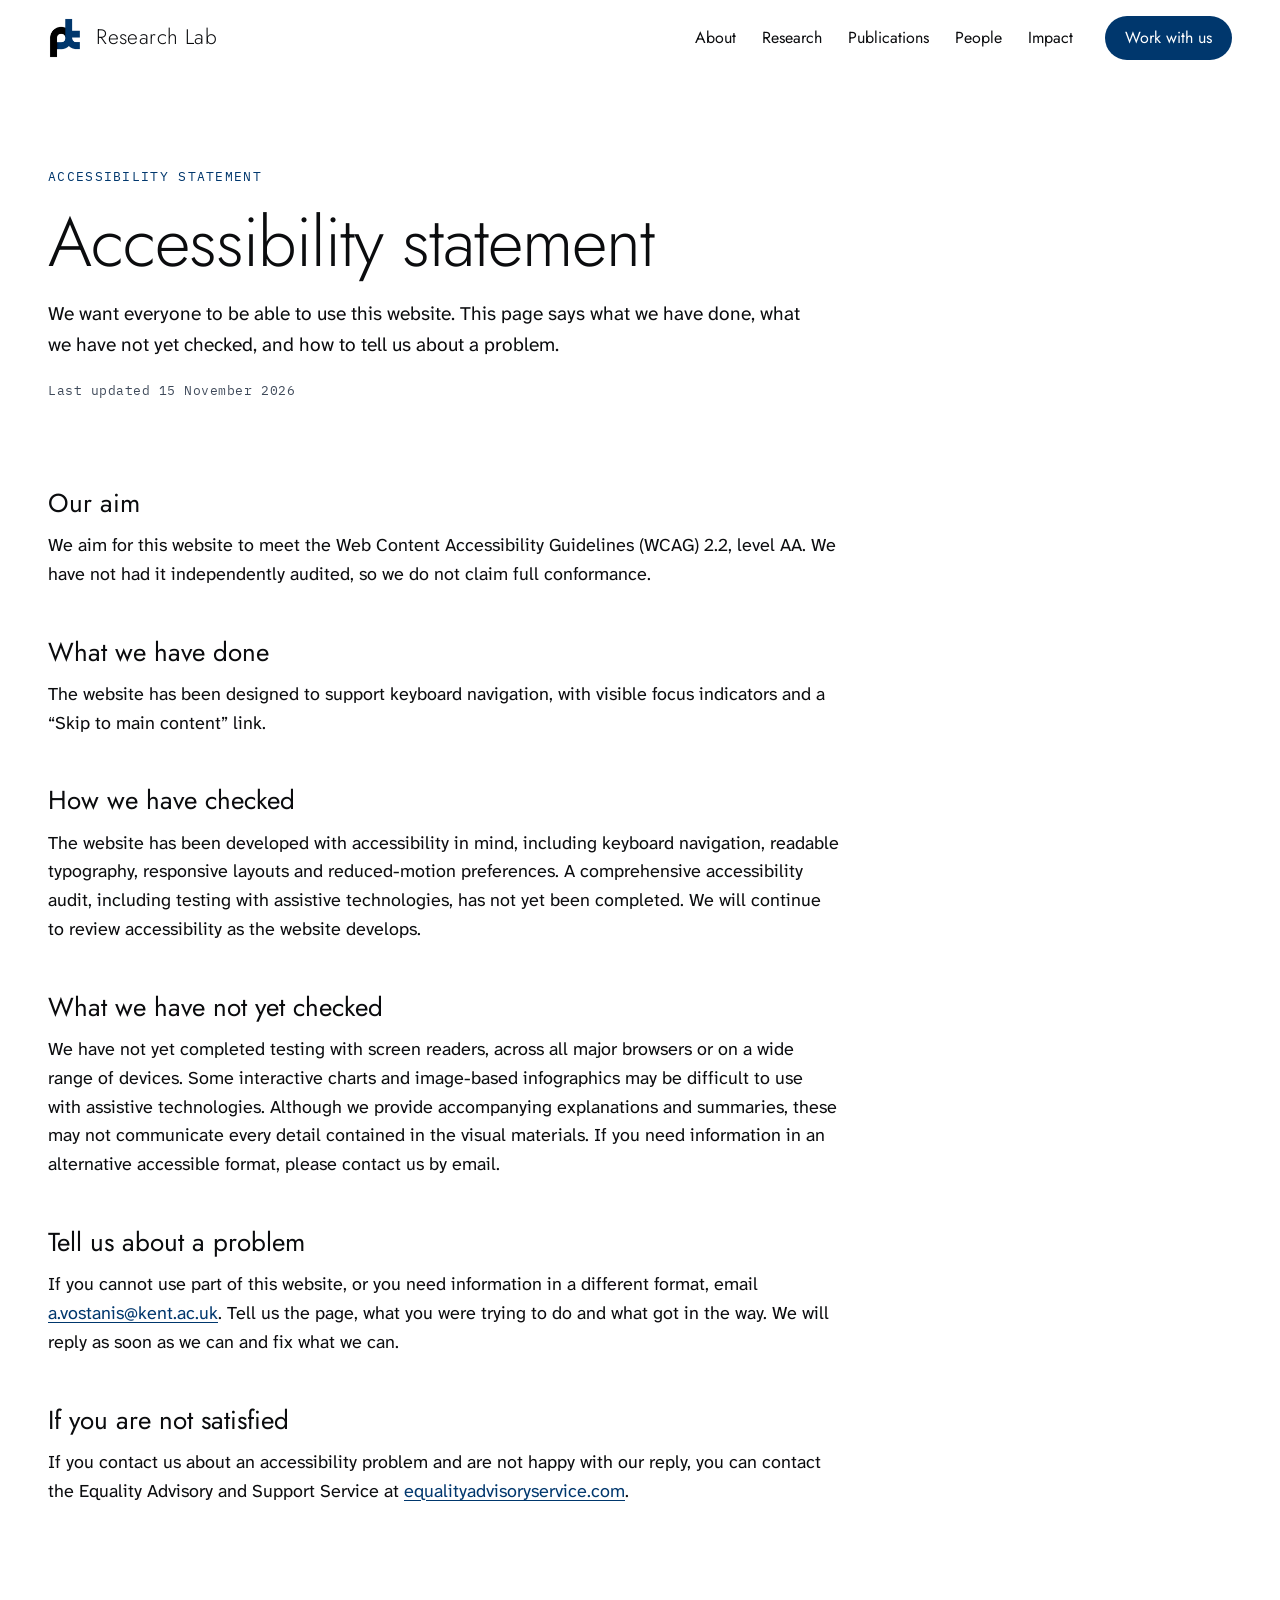
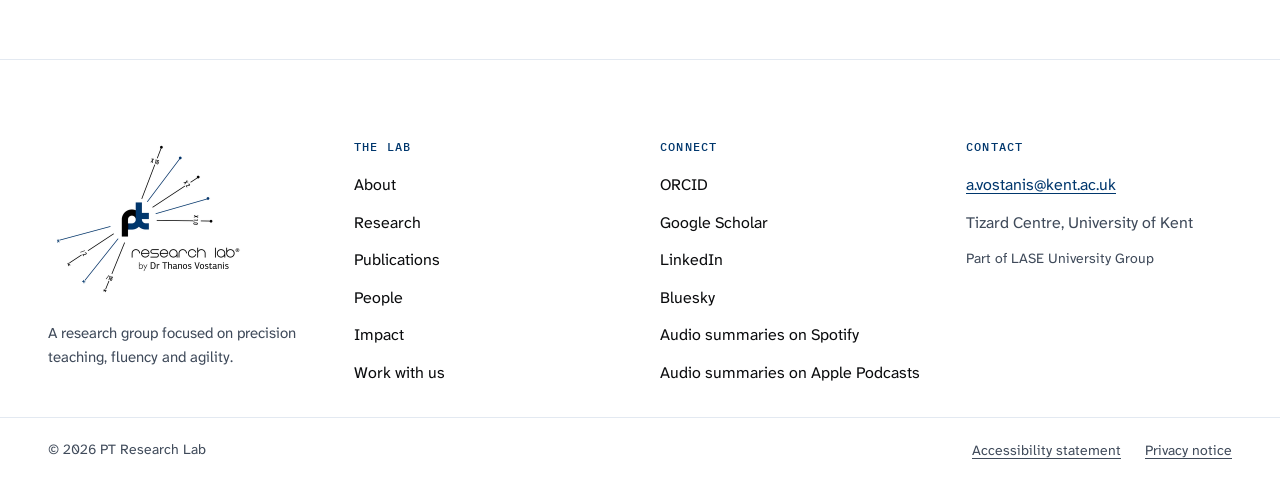
<file: accessibility.html>
<!DOCTYPE html>
<html lang="en-GB">
<head>
<meta charset="utf-8">
<meta name="viewport" content="width=device-width, initial-scale=1">
<title>Accessibility statement · PT Research Lab</title>
<meta name="description" content="How accessible the PT Research Lab website is, what we have checked and how to report a problem.">
<link rel="canonical" href="https://precisionteaching.org.uk/accessibility.html">
<meta property="og:title" content="Accessibility statement · PT Research Lab">
<meta property="og:description" content="How accessible the PT Research Lab website is, what we have checked and how to report a problem.">
<meta property="og:type" content="website">
<link rel="icon" type="image/png" href="assets/favicon.png">
<link rel="stylesheet" href="fonts/fonts.css">
<script>window.__resources = {"https://unpkg.com/react@18.3.1/umd/react.production.min.js":"vendor/react.production.min.js","https://unpkg.com/react-dom@18.3.1/umd/react-dom.production.min.js":"vendor/react-dom.production.min.js"};</script>
<script src="./support.js"></script>
</head>
<body>
<noscript><div style="max-width:40em;margin:48px auto;padding:0 20px;font-family:system-ui,sans-serif;font-size:18px;line-height:1.6"><h1 style="font-size:28px;line-height:1.2;margin:0 0 16px">Accessibility statement · PT Research Lab</h1><p>How accessible the PT Research Lab website is, what we have checked and how to report a problem.</p><p>This website uses JavaScript to show its full pages. Please turn JavaScript on in your browser, or email <a href="mailto:a.vostanis@kent.ac.uk">a.vostanis@kent.ac.uk</a>.</p><p><a href="index.html">Home</a> | <a href="research.html">Research</a> | <a href="publications.html">Publications</a> | <a href="impact.html">Impact</a> | <a href="people.html">People</a> | <a href="work-with-us.html">Work with us</a> | <a href="privacy.html">Privacy</a> | <a href="accessibility.html">Accessibility</a></p></div></noscript>
<x-dc>
<helmet>
<style>
html{scroll-behavior:smooth;scroll-padding-top:92px}
body{margin:0;background:#FFFFFF;color:#0B0C0E;font-family:'Atkinson Hyperlegible Next','Atkinson Hyperlegible',system-ui,sans-serif;font-size:18px;line-height:1.6;-webkit-font-smoothing:antialiased}
a{color:#00376D;text-underline-offset:3px}
a:hover{color:#00264D}
:focus-visible{outline:3px solid #00376D;outline-offset:3px;border-radius:2px}
::selection{background:#E3E9F1}
@media (prefers-reduced-motion: reduce){html{scroll-behavior:auto}*,*::before,*::after{transition-duration:0.01ms!important;animation-duration:0.01ms!important}}
</style>
</helmet>
<dc-import name="SiteHeader" active="" hint-size="100%,76px"></dc-import>
<main id="main" style="max-width:1280px;margin:0 auto;padding:0 clamp(20px,4vw,48px)">
  <header style="padding:clamp(48px,7vw,96px) 0 clamp(24px,3vw,40px);display:flex;flex-direction:column;gap:20px">
    <p style="margin:0;font-family:'IBM Plex Mono',monospace;font-size:13px;letter-spacing:0.1em;text-transform:uppercase;color:#00376D">Accessibility statement</p>
    <h1 style="margin:0;font-family:'Jost',sans-serif;font-weight:300;font-size:clamp(40px,5.4vw,72px);line-height:1.04;letter-spacing:-0.015em">Accessibility statement</h1>
    <p style="margin:0;max-width:40em;font-size:clamp(18px,1.5vw,20px);text-wrap:pretty">We want everyone to be able to use this website. This page says what we have done, what we have not yet checked, and how to tell us about a problem.</p>
    <p style="margin:0;font-family:'IBM Plex Mono',monospace;font-size:13px;letter-spacing:0.04em;color:#3F4A5A">Last updated 15 November 2026</p>
</header>
  <div style="max-width:44em;padding-bottom:clamp(32px,4vw,56px)">
    <h2 style="margin:48px 0 0;font-family:'Jost',sans-serif;font-weight:400;font-size:26px;line-height:1.2">Our aim</h2>
    <p style="margin:12px 0 0;text-wrap:pretty">We aim for this website to meet the Web Content Accessibility Guidelines (WCAG) 2.2, level AA. We have not had it independently audited, so we do not claim full conformance.</p>
    <h2 style="margin:48px 0 0;font-family:'Jost',sans-serif;font-weight:400;font-size:26px;line-height:1.2">What we have done</h2>
    <p style="margin:12px 0 0;text-wrap:pretty">The website has been designed to support keyboard navigation, with visible focus indicators and a “Skip to main content” link.</p>
    <h2 style="margin:48px 0 0;font-family:'Jost',sans-serif;font-weight:400;font-size:26px;line-height:1.2">How we have checked</h2>
    <p style="margin:12px 0 0;text-wrap:pretty">The website has been developed with accessibility in mind, including keyboard navigation, readable typography, responsive layouts and reduced-motion preferences. A comprehensive accessibility audit, including testing with assistive technologies, has not yet been completed. We will continue to review accessibility as the website develops.</p>
    <h2 style="margin:48px 0 0;font-family:'Jost',sans-serif;font-weight:400;font-size:26px;line-height:1.2">What we have not yet checked</h2>
    <p style="margin:12px 0 0;text-wrap:pretty">We have not yet completed testing with screen readers, across all major browsers or on a wide range of devices. Some interactive charts and image-based infographics may be difficult to use with assistive technologies. Although we provide accompanying explanations and summaries, these may not communicate every detail contained in the visual materials. If you need information in an alternative accessible format, please contact us by email.</p>
    <h2 style="margin:48px 0 0;font-family:'Jost',sans-serif;font-weight:400;font-size:26px;line-height:1.2">Tell us about a problem</h2>
    <p style="margin:12px 0 0;text-wrap:pretty">If you cannot use part of this website, or you need information in a different format, email <a href="mailto:a.vostanis@kent.ac.uk">a.vostanis@kent.ac.uk</a>. Tell us the page, what you were trying to do and what got in the way. We will reply as soon as we can and fix what we can.</p>
    <h2 style="margin:48px 0 0;font-family:'Jost',sans-serif;font-weight:400;font-size:26px;line-height:1.2">If you are not satisfied</h2>
    <p style="margin:12px 0 0;text-wrap:pretty">If you contact us about an accessibility problem and are not happy with our reply, you can contact the Equality Advisory and Support Service at <a href="https://www.equalityadvisoryservice.com">equalityadvisoryservice.com</a>.</p>
  </div>
</main>
<dc-import name="SiteFooter" hint-size="100%,420px"></dc-import>
</x-dc>
<script type="text/x-dc" data-dc-script></script>
</body>
</html>
</file>
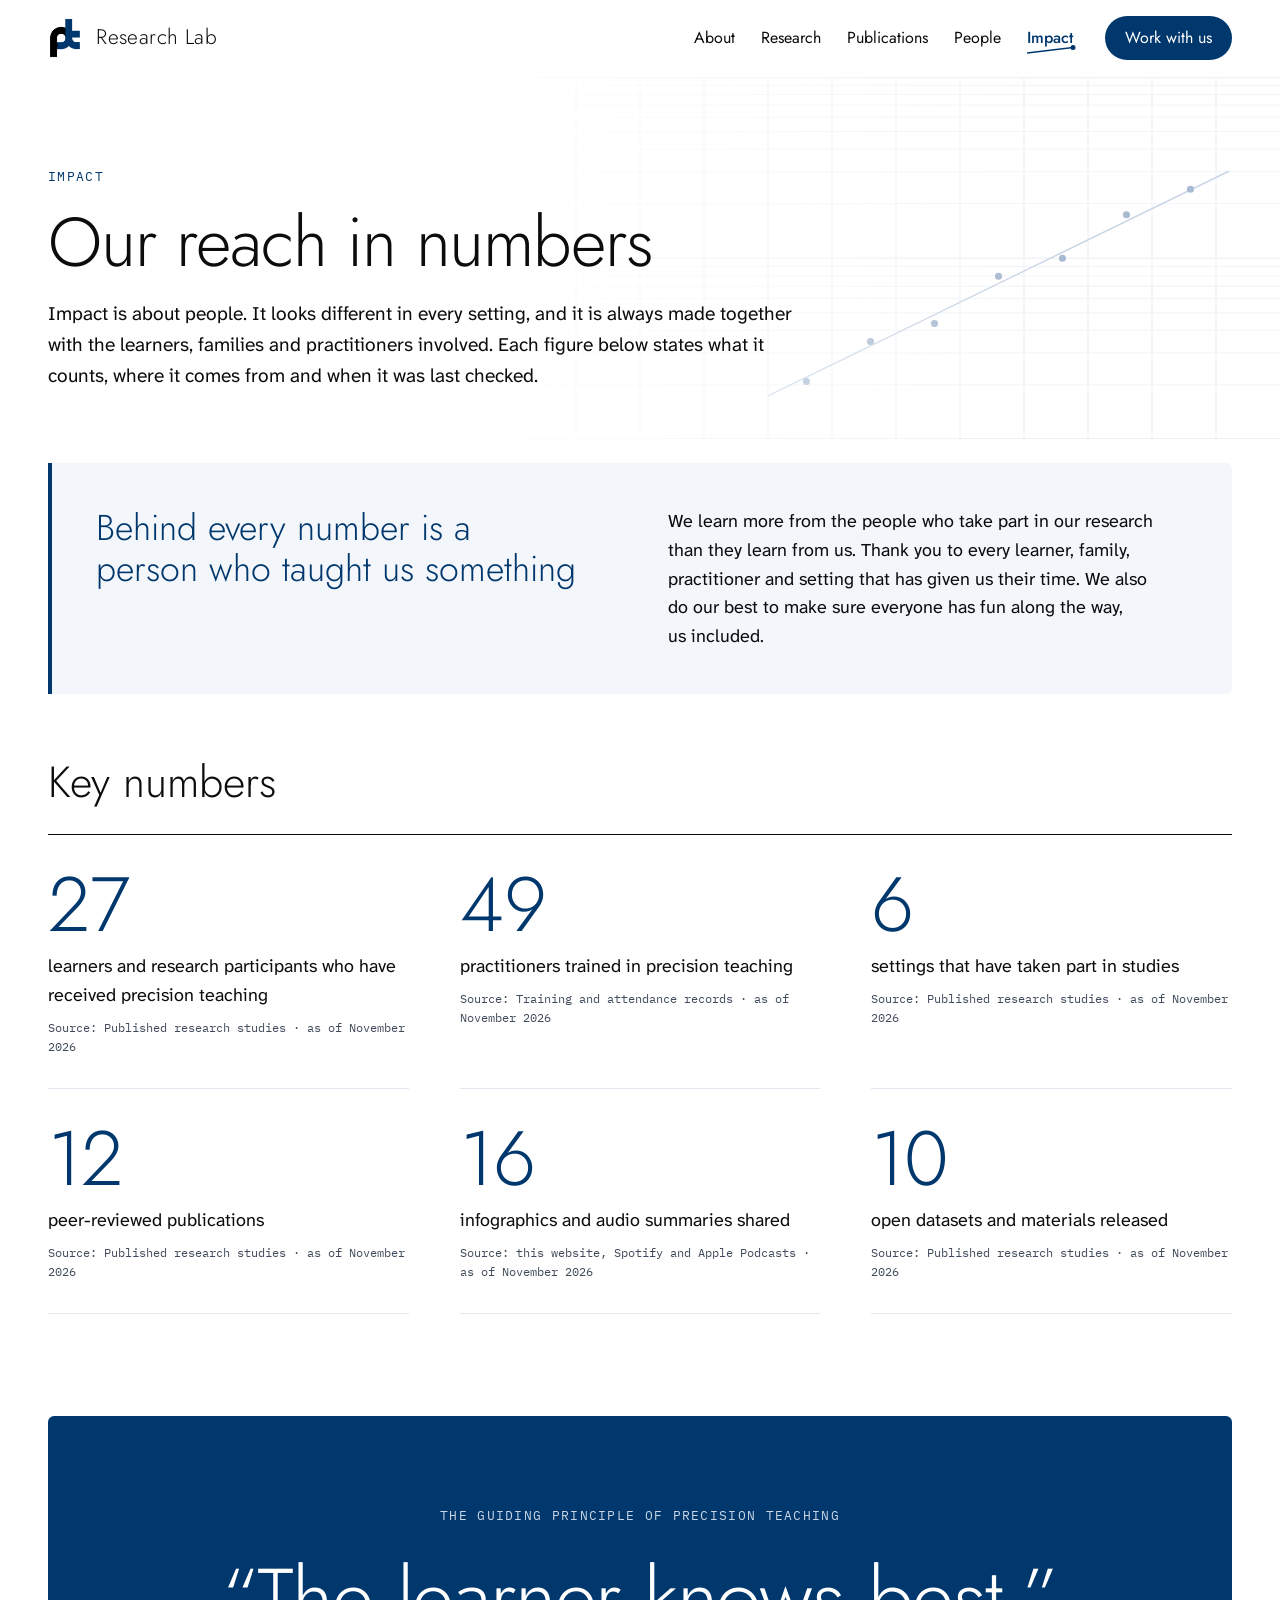
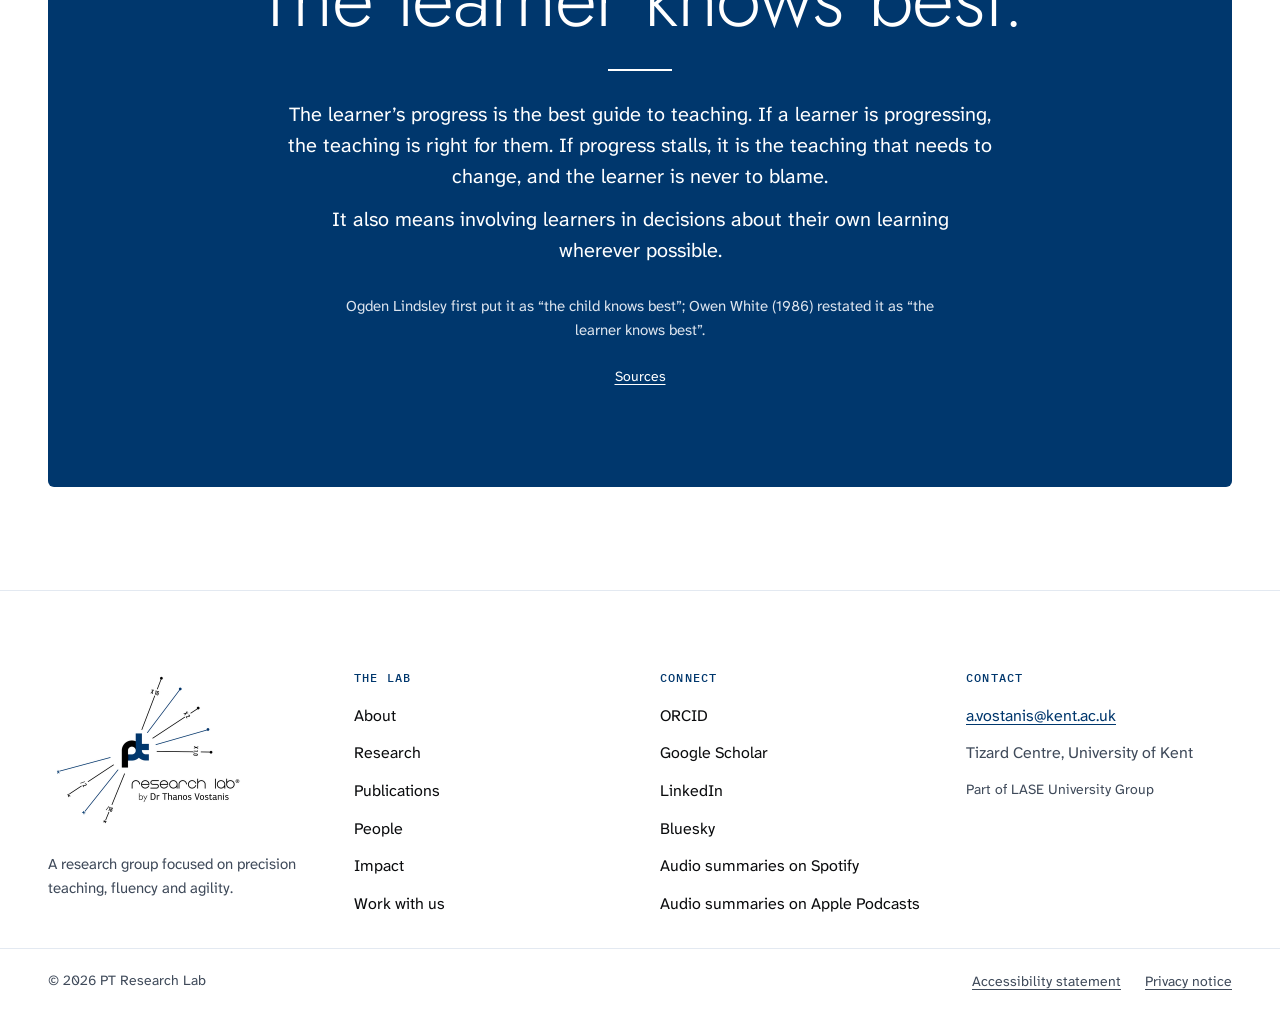
<file: impact.html>
<!DOCTYPE html>
<html lang="en-GB">
<head>
<meta charset="utf-8">
<meta name="viewport" content="width=device-width, initial-scale=1">
<title>Impact · PT Research Lab</title>
<meta name="description" content="The reach of the PT Research Lab's work, in numbers.">
<link rel="canonical" href="https://precisionteaching.org.uk/impact.html">
<meta property="og:title" content="Impact · PT Research Lab">
<meta property="og:description" content="The reach of the PT Research Lab's work, in numbers.">
<meta property="og:type" content="website">
<link rel="icon" type="image/png" href="assets/favicon.png">
<link rel="stylesheet" href="fonts/fonts.css">
<script>window.__resources = {"https://unpkg.com/react@18.3.1/umd/react.production.min.js":"vendor/react.production.min.js","https://unpkg.com/react-dom@18.3.1/umd/react-dom.production.min.js":"vendor/react-dom.production.min.js"};</script>
<script src="./support.js"></script>
</head>
<body>
<noscript><div style="max-width:40em;margin:48px auto;padding:0 20px;font-family:system-ui,sans-serif;font-size:18px;line-height:1.6"><h1 style="font-size:28px;line-height:1.2;margin:0 0 16px">Impact · PT Research Lab</h1><p>The reach of the PT Research Lab's work, in numbers.</p><p>This website uses JavaScript to show its full pages. Please turn JavaScript on in your browser, or email <a href="mailto:a.vostanis@kent.ac.uk">a.vostanis@kent.ac.uk</a>.</p><p><a href="index.html">Home</a> | <a href="research.html">Research</a> | <a href="publications.html">Publications</a> | <a href="impact.html">Impact</a> | <a href="people.html">People</a> | <a href="work-with-us.html">Work with us</a> | <a href="privacy.html">Privacy</a> | <a href="accessibility.html">Accessibility</a></p></div></noscript>
<x-dc>
<helmet>
<style>
body{margin:0;background:#FFFFFF;color:#0B0C0E;font-family:'Atkinson Hyperlegible Next','Atkinson Hyperlegible',system-ui,sans-serif;font-size:18px;line-height:1.6;-webkit-font-smoothing:antialiased}
a{color:#00376D;text-underline-offset:3px}
a:hover{color:#00264D}
:focus-visible{outline:3px solid #00376D;outline-offset:3px;border-radius:2px}
::selection{background:#E3E9F1}
@media (prefers-reduced-motion: reduce){*,*::before,*::after{transition-duration:0.01ms!important;animation-duration:0.01ms!important}}
</style>
</helmet>
<dc-import name="SiteHeader" active="impact" hint-size="100%,76px"></dc-import>
<main id="main" style="max-width:1280px;margin:0 auto;padding:0 clamp(20px,4vw,48px)">
  <header style="position:relative;isolation:isolate;padding:clamp(48px,7vw,96px) 0 clamp(32px,4vw,48px);display:flex;flex-direction:column;gap:20px">
    <svg aria-hidden="true" viewBox="0 0 100 100" preserveAspectRatio="none" style="position:absolute;z-index:-1;top:0;left:calc(-1 * clamp(20px,4vw,48px));width:calc(100% + 2 * clamp(20px,4vw,48px));height:100%;-webkit-mask-image:linear-gradient(to right,transparent 30%,#000 80%);mask-image:linear-gradient(to right,transparent 30%,#000 80%)"><path d="M0 84.95H100M0 76.14H100M0 69.9H100M0 65.05H100M0 61.09H100M0 57.75H100M0 54.85H100M0 52.29H100M0 34.95H100M0 26.14H100M0 19.9H100M0 15.05H100M0 11.09H100M0 7.75H100M0 4.85H100M0 2.29H100" stroke="#F1F4F8" stroke-width="1" fill="none" vector-effect="non-scaling-stroke"></path><path d="M0 99.8H100M0 50H100M0 0.2H100M5 0V100M10 0V100M15 0V100M20 0V100M25 0V100M30 0V100M35 0V100M40 0V100M45 0V100M50 0V100M55 0V100M60 0V100M65 0V100M70 0V100M75 0V100M80 0V100M85 0V100M90 0V100M95 0V100" stroke="#E9EEF4" stroke-width="1" fill="none" vector-effect="non-scaling-stroke"></path><path d="M60 88L96 26" stroke="#C9D6E6" stroke-width="1.5" fill="none" vector-effect="non-scaling-stroke"></path><path d="M63 84h0.01M68 73h0.01M73 68h0.01M78 55h0.01M83 50h0.01M88 38h0.01M93 31h0.01" stroke="#A9BBD2" stroke-width="7" stroke-linecap="round" fill="none" vector-effect="non-scaling-stroke"></path></svg>
    <p style="margin:0;font-family:'IBM Plex Mono',monospace;font-size:13px;letter-spacing:0.1em;text-transform:uppercase;color:#00376D">Impact</p>
    <h1 style="margin:0;font-family:'Jost',sans-serif;font-weight:300;font-size:clamp(40px,5.4vw,72px);line-height:1.04;letter-spacing:-0.015em;max-width:14em">Our reach in numbers</h1>
    <p style="margin:0;max-width:40em;font-size:clamp(18px,1.5vw,20px);text-wrap:pretty">Impact is about people. It looks different in every setting, and it is always made together with the learners, families and practitioners involved. Each figure below states what it counts, where it comes from and when it was last checked.</p>
  </header>

  <section aria-labelledby="thanks-title" style="margin-top:clamp(8px,2vw,24px);padding:clamp(24px,3.4vw,44px);background:#F3F6FA;border-left:4px solid #00376D;border-radius:0 6px 6px 0;display:grid;grid-template-columns:repeat(auto-fit,minmax(min(100%,320px),1fr));gap:16px clamp(28px,4vw,64px);align-items:start">
    <h2 id="thanks-title" style="margin:0;font-family:'Jost',sans-serif;font-weight:300;font-size:clamp(26px,2.8vw,36px);line-height:1.15;color:#00376D;text-wrap:balance">Behind every number is a person who taught us something</h2>
    <p style="margin:0;max-width:34em;text-wrap:pretty">We learn more from the people who take part in our research than they learn from us. Thank you to every learner, family, practitioner and setting that has given us their time. We also do our best to make sure everyone has fun along the way, us included.</p>
  </section>

  <section aria-labelledby="numbers-title" style="padding-top:clamp(40px,5vw,72px)">
    <h2 id="numbers-title" style="margin:0 0 28px;font-family:'Jost',sans-serif;font-weight:300;font-size:clamp(30px,3.4vw,44px);line-height:1.1">Key numbers</h2>
    <dl style="margin:0;display:grid;grid-template-columns:repeat(auto-fit,minmax(min(100%,300px),1fr));gap:0 clamp(24px,4vw,56px);border-top:1.5px solid #0B0C0E">
      <div style="display:flex;flex-direction:column;gap:8px;padding:32px 0;border-bottom:1px solid #E3E9F1">
        <dt style="margin:0;order:2;font-size:18px">learners and research participants who have received precision teaching</dt>
        <dd style="margin:0;order:1;font-family:'Jost',sans-serif;font-weight:300;font-size:clamp(56px,6vw,84px);line-height:1;color:#00376D">27</dd>
        <dd style="margin:0;order:3;font-family:'IBM Plex Mono',monospace;font-size:12px;color:#3F4A5A">Source: Published research studies · as of November 2026</dd>
      </div>
      <div style="display:flex;flex-direction:column;gap:8px;padding:32px 0;border-bottom:1px solid #E3E9F1">
        <dt style="margin:0;order:2;font-size:18px">practitioners trained in precision teaching</dt>
        <dd style="margin:0;order:1;font-family:'Jost',sans-serif;font-weight:300;font-size:clamp(56px,6vw,84px);line-height:1;color:#00376D">49</dd>
        <dd style="margin:0;order:3;font-family:'IBM Plex Mono',monospace;font-size:12px;color:#3F4A5A">Source: Training and attendance records · as of November 2026</dd>
      </div>
      <div style="display:flex;flex-direction:column;gap:8px;padding:32px 0;border-bottom:1px solid #E3E9F1">
        <dt style="margin:0;order:2;font-size:18px">settings that have taken part in studies</dt>
        <dd style="margin:0;order:1;font-family:'Jost',sans-serif;font-weight:300;font-size:clamp(56px,6vw,84px);line-height:1;color:#00376D">6</dd>
        <dd style="margin:0;order:3;font-family:'IBM Plex Mono',monospace;font-size:12px;color:#3F4A5A">Source: Published research studies · as of November 2026</dd>
      </div>
      <div style="display:flex;flex-direction:column;gap:8px;padding:32px 0;border-bottom:1px solid #E3E9F1">
        <dt style="margin:0;order:2;font-size:18px">peer-reviewed publications</dt>
        <dd style="margin:0;order:1;font-family:'Jost',sans-serif;font-weight:300;font-size:clamp(56px,6vw,84px);line-height:1;color:#00376D">12</dd>
        <dd style="margin:0;order:3;font-family:'IBM Plex Mono',monospace;font-size:12px;color:#3F4A5A">Source: Published research studies · as of November 2026</dd>
      </div>
      <div style="display:flex;flex-direction:column;gap:8px;padding:32px 0;border-bottom:1px solid #E3E9F1">
        <dt style="margin:0;order:2;font-size:18px">infographics and audio summaries shared</dt>
        <dd style="margin:0;order:1;font-family:'Jost',sans-serif;font-weight:300;font-size:clamp(56px,6vw,84px);line-height:1;color:#00376D">16</dd>
        <dd style="margin:0;order:3;font-family:'IBM Plex Mono',monospace;font-size:12px;color:#3F4A5A">Source: this website, Spotify and Apple Podcasts · as of November 2026</dd>
      </div>
      <div style="display:flex;flex-direction:column;gap:8px;padding:32px 0;border-bottom:1px solid #E3E9F1">
        <dt style="margin:0;order:2;font-size:18px">open datasets and materials released</dt>
        <dd style="margin:0;order:1;font-family:'Jost',sans-serif;font-weight:300;font-size:clamp(56px,6vw,84px);line-height:1;color:#00376D">10</dd>
        <dd style="margin:0;order:3;font-family:'IBM Plex Mono',monospace;font-size:12px;color:#3F4A5A">Source: Published research studies · as of November 2026</dd>
      </div>
    </dl>
  </section>

  <section aria-label="The guiding principle of precision teaching" style="margin-top:clamp(64px,8vw,112px);padding:clamp(48px,7vw,104px) clamp(24px,5vw,72px);background:#00376D;color:#FFFFFF;border-radius:6px">
    <figure style="margin:0 auto;max-width:900px;display:flex;flex-direction:column;align-items:center;gap:clamp(18px,2.4vw,28px);text-align:center">
      <p style="margin:0;font-family:'IBM Plex Mono',monospace;font-size:13px;letter-spacing:0.1em;text-transform:uppercase;color:#C9D6E6">The guiding principle of precision teaching</p>
      <blockquote style="margin:0;font-family:'Jost',sans-serif;font-weight:300;font-size:clamp(40px,6.4vw,88px);line-height:1.05;letter-spacing:-0.015em;text-wrap:balance">“The learner knows best.”</blockquote>
      <span aria-hidden="true" style="width:64px;height:2px;background:#FFFFFF"></span>
      <div style="display:flex;flex-direction:column;gap:12px;max-width:36em;font-size:clamp(18px,1.6vw,20px);line-height:1.55;text-wrap:pretty">
        <p style="margin:0">The learner’s progress is the best guide to teaching. If a learner is progressing, the teaching is right for them. If progress stalls, it is the teaching that needs to change, and the learner is never to blame.</p>
        <p style="margin:0">It also means involving learners in decisions about their own learning wherever possible.</p>
      </div>
      <figcaption style="max-width:40em;font-size:15px;color:#DCE4EE;text-wrap:pretty">Ogden Lindsley first put it as “the child knows best”; Owen White (1986) restated it as “the learner knows best”. <details style="margin-top:12px"><summary style="display:inline-flex;align-items:center;gap:8px;min-height:44px;cursor:pointer;font-size:14px;color:#FFFFFF;text-decoration:underline;text-underline-offset:3px">Sources</summary><span style="display:block;margin-top:6px;font-size:14px">The explanation follows White (1986) and Evans, Bulla and Kieta (2021).</span><span style="display:block;margin-top:10px;font-size:14px">Evans, A. L., Bulla, A. J., &amp; Kieta, A. R. (2021). The precision teaching system: A synthesized definition, concept analysis, and process. <em>Behavior Analysis in Practice, 14</em>, 559–576.</span><span style="display:block;margin-top:6px;font-size:14px">White, O. R. (1986). Precision teaching—Precision learning. <em>Exceptional Children, 52</em>(6), 522–534.</span></details></figcaption>
    </figure>
  </section>
</main>
<dc-import name="SiteFooter" hint-size="100%,420px"></dc-import>
</x-dc>
<script type="text/x-dc" data-dc-script>
class Component extends DCLogic {
  renderVals() { return {}; }
}
</script>
</body>
</html>
</file>
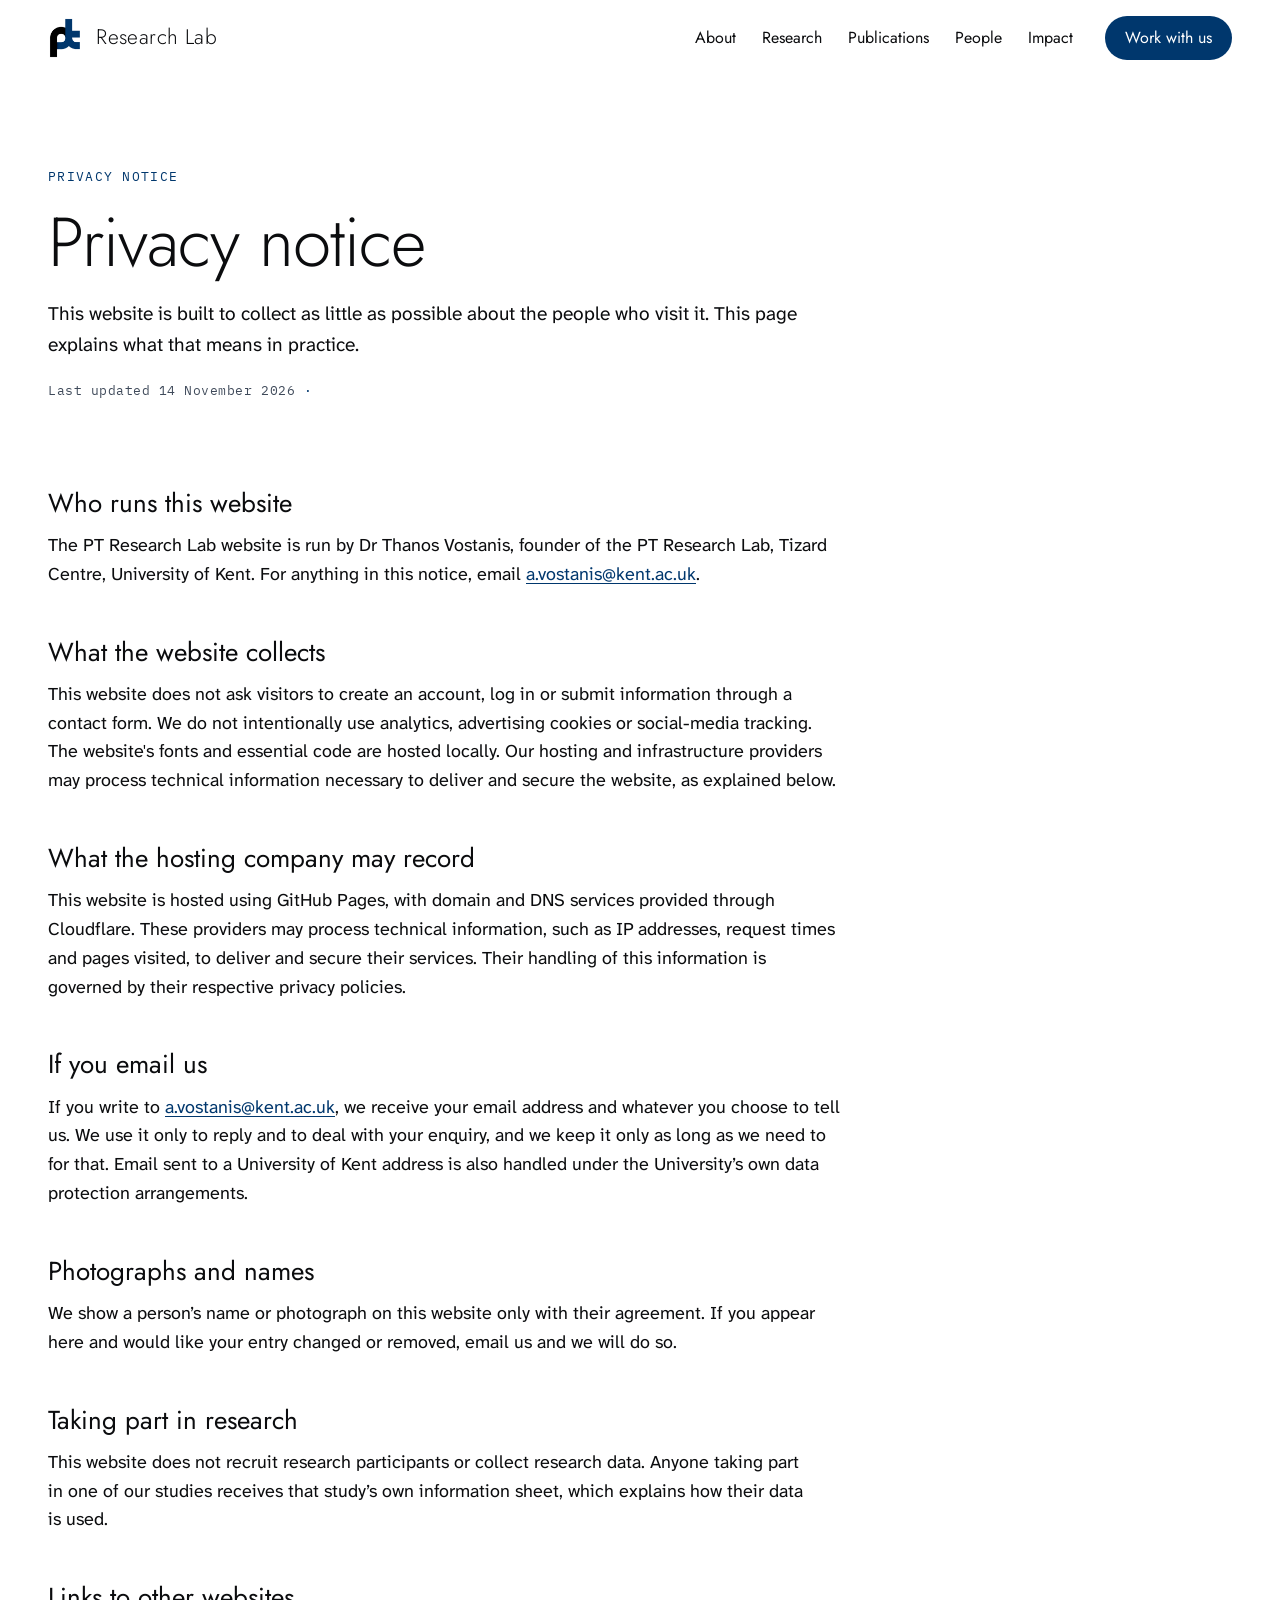
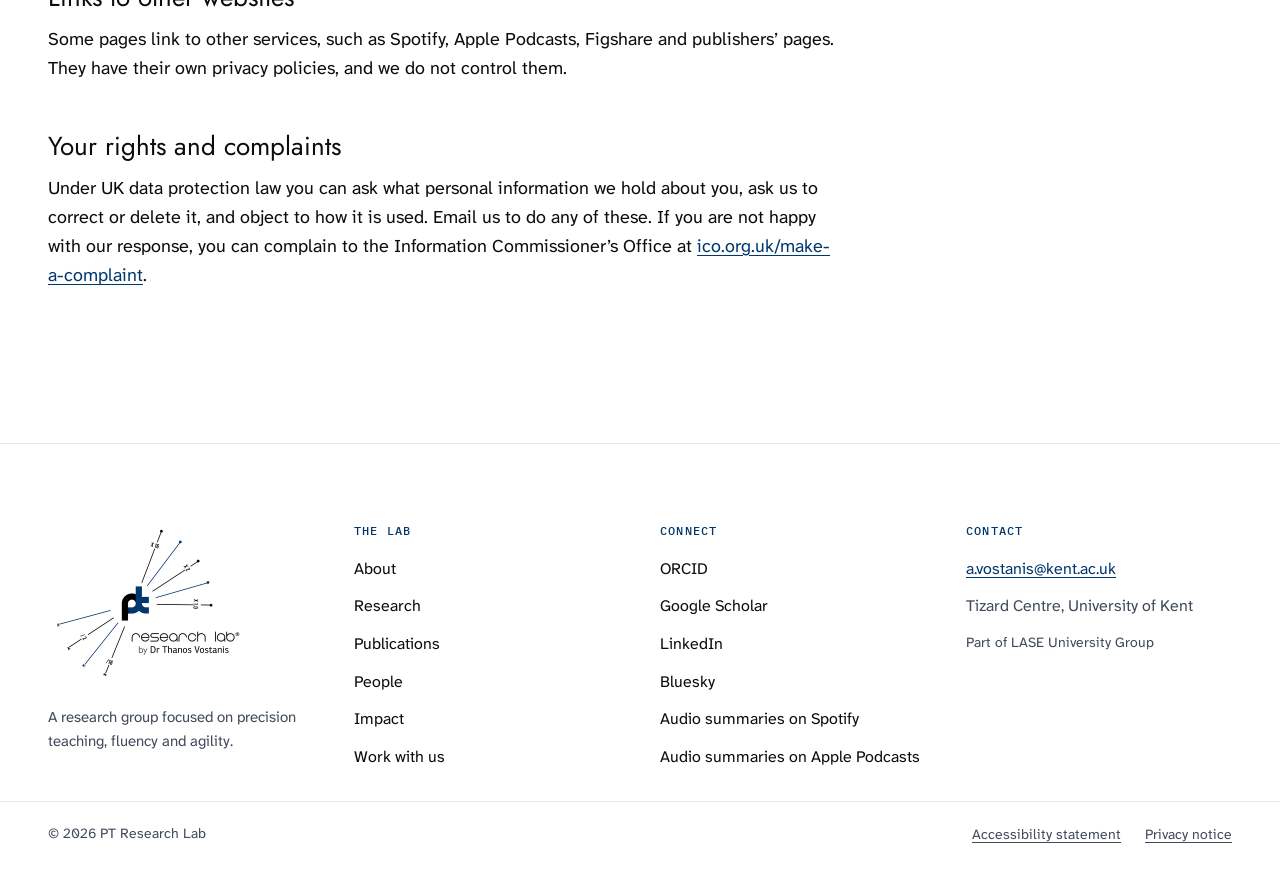
<file: privacy.html>
<!DOCTYPE html>
<html lang="en-GB">
<head>
<meta charset="utf-8">
<meta name="viewport" content="width=device-width, initial-scale=1">
<title>Privacy notice · PT Research Lab</title>
<meta name="description" content="How the PT Research Lab website handles personal information.">
<link rel="canonical" href="https://precisionteaching.org.uk/privacy.html">
<meta property="og:title" content="Privacy notice · PT Research Lab">
<meta property="og:description" content="How the PT Research Lab website handles personal information.">
<meta property="og:type" content="website">
<link rel="icon" type="image/png" href="assets/favicon.png">
<link rel="stylesheet" href="fonts/fonts.css">
<script>window.__resources = {"https://unpkg.com/react@18.3.1/umd/react.production.min.js":"vendor/react.production.min.js","https://unpkg.com/react-dom@18.3.1/umd/react-dom.production.min.js":"vendor/react-dom.production.min.js"};</script>
<script src="./support.js"></script>
</head>
<body>
<noscript><div style="max-width:40em;margin:48px auto;padding:0 20px;font-family:system-ui,sans-serif;font-size:18px;line-height:1.6"><h1 style="font-size:28px;line-height:1.2;margin:0 0 16px">Privacy notice · PT Research Lab</h1><p>How the PT Research Lab website handles personal information.</p><p>This website uses JavaScript to show its full pages. Please turn JavaScript on in your browser, or email <a href="mailto:a.vostanis@kent.ac.uk">a.vostanis@kent.ac.uk</a>.</p><p><a href="index.html">Home</a> | <a href="research.html">Research</a> | <a href="publications.html">Publications</a> | <a href="impact.html">Impact</a> | <a href="people.html">People</a> | <a href="work-with-us.html">Work with us</a> | <a href="privacy.html">Privacy</a> | <a href="accessibility.html">Accessibility</a></p></div></noscript>
<x-dc>
<helmet>
<style>
html{scroll-behavior:smooth;scroll-padding-top:92px}
body{margin:0;background:#FFFFFF;color:#0B0C0E;font-family:'Atkinson Hyperlegible Next','Atkinson Hyperlegible',system-ui,sans-serif;font-size:18px;line-height:1.6;-webkit-font-smoothing:antialiased}
a{color:#00376D;text-underline-offset:3px}
a:hover{color:#00264D}
:focus-visible{outline:3px solid #00376D;outline-offset:3px;border-radius:2px}
::selection{background:#E3E9F1}
@media (prefers-reduced-motion: reduce){html{scroll-behavior:auto}*,*::before,*::after{transition-duration:0.01ms!important;animation-duration:0.01ms!important}}
</style>
</helmet>
<dc-import name="SiteHeader" active="" hint-size="100%,76px"></dc-import>
<main id="main" style="max-width:1280px;margin:0 auto;padding:0 clamp(20px,4vw,48px)">
  <header style="padding:clamp(48px,7vw,96px) 0 clamp(24px,3vw,40px);display:flex;flex-direction:column;gap:20px">
    <p style="margin:0;font-family:'IBM Plex Mono',monospace;font-size:13px;letter-spacing:0.1em;text-transform:uppercase;color:#00376D">Privacy notice</p>
    <h1 style="margin:0;font-family:'Jost',sans-serif;font-weight:300;font-size:clamp(40px,5.4vw,72px);line-height:1.04;letter-spacing:-0.015em">Privacy notice</h1>
    <p style="margin:0;max-width:40em;font-size:clamp(18px,1.5vw,20px);text-wrap:pretty">This website is built to collect as little as possible about the people who visit it. This page explains what that means in practice.</p>
    <p style="margin:0;font-family:'IBM Plex Mono',monospace;font-size:13px;letter-spacing:0.04em;color:#3F4A5A">Last updated 14 November 2026 <span style="color:#00376D">·</span></p>
  </header>
  <div style="max-width:44em;padding-bottom:clamp(32px,4vw,56px)">
    <h2 style="margin:48px 0 0;font-family:'Jost',sans-serif;font-weight:400;font-size:26px;line-height:1.2">Who runs this website</h2>
    <p style="margin:12px 0 0;text-wrap:pretty">The PT Research Lab website is run by Dr Thanos Vostanis, founder of the PT Research Lab, Tizard Centre, University of Kent. For anything in this notice, email <a href="mailto:a.vostanis@kent.ac.uk">a.vostanis@kent.ac.uk</a>.</p>
    <h2 style="margin:48px 0 0;font-family:'Jost',sans-serif;font-weight:400;font-size:26px;line-height:1.2">What the website collects</h2>
    <p style="margin:12px 0 0;text-wrap:pretty">This website does not ask visitors to create an account, log in or submit information through a contact form. We do not intentionally use analytics, advertising cookies or social-media tracking. The website's fonts and essential code are hosted locally. Our hosting and infrastructure providers may process technical information necessary to deliver and secure the website, as explained below.</p>
    <h2 style="margin:48px 0 0;font-family:'Jost',sans-serif;font-weight:400;font-size:26px;line-height:1.2">What the hosting company may record</h2>
    <p style="margin:12px 0 0;text-wrap:pretty">This website is hosted using GitHub Pages, with domain and DNS services provided through Cloudflare. These providers may process technical information, such as IP addresses, request times and pages visited, to deliver and secure their services. Their handling of this information is governed by their respective privacy policies.</p>
    <h2 style="margin:48px 0 0;font-family:'Jost',sans-serif;font-weight:400;font-size:26px;line-height:1.2">If you email us</h2>
    <p style="margin:12px 0 0;text-wrap:pretty">If you write to <a href="mailto:a.vostanis@kent.ac.uk">a.vostanis@kent.ac.uk</a>, we receive your email address and whatever you choose to tell us. We use it only to reply and to deal with your enquiry, and we keep it only as long as we need to for that. Email sent to a University of Kent address is also handled under the University’s own data protection arrangements.</p>
    <h2 style="margin:48px 0 0;font-family:'Jost',sans-serif;font-weight:400;font-size:26px;line-height:1.2">Photographs and names</h2>
    <p style="margin:12px 0 0;text-wrap:pretty">We show a person’s name or photograph on this website only with their agreement. If you appear here and would like your entry changed or removed, email us and we will do so.</p>
    <h2 style="margin:48px 0 0;font-family:'Jost',sans-serif;font-weight:400;font-size:26px;line-height:1.2">Taking part in research</h2>
    <p style="margin:12px 0 0;text-wrap:pretty">This website does not recruit research participants or collect research data. Anyone taking part in one of our studies receives that study’s own information sheet, which explains how their data is used.</p>
    <h2 style="margin:48px 0 0;font-family:'Jost',sans-serif;font-weight:400;font-size:26px;line-height:1.2">Links to other websites</h2>
    <p style="margin:12px 0 0;text-wrap:pretty">Some pages link to other services, such as Spotify, Apple Podcasts, Figshare and publishers’ pages. They have their own privacy policies, and we do not control them.</p>
    <h2 style="margin:48px 0 0;font-family:'Jost',sans-serif;font-weight:400;font-size:26px;line-height:1.2">Your rights and complaints</h2>
    <p style="margin:12px 0 0;text-wrap:pretty">Under UK data protection law you can ask what personal information we hold about you, ask us to correct or delete it, and object to how it is used. Email us to do any of these. If you are not happy with our response, you can complain to the Information Commissioner’s Office at <a href="https://ico.org.uk/make-a-complaint/">ico.org.uk/make-a-complaint</a>.</p>
  </div>
</main>
<dc-import name="SiteFooter" hint-size="100%,420px"></dc-import>
</x-dc>
<script type="text/x-dc" data-dc-script></script>
</body>
</html>
</file>
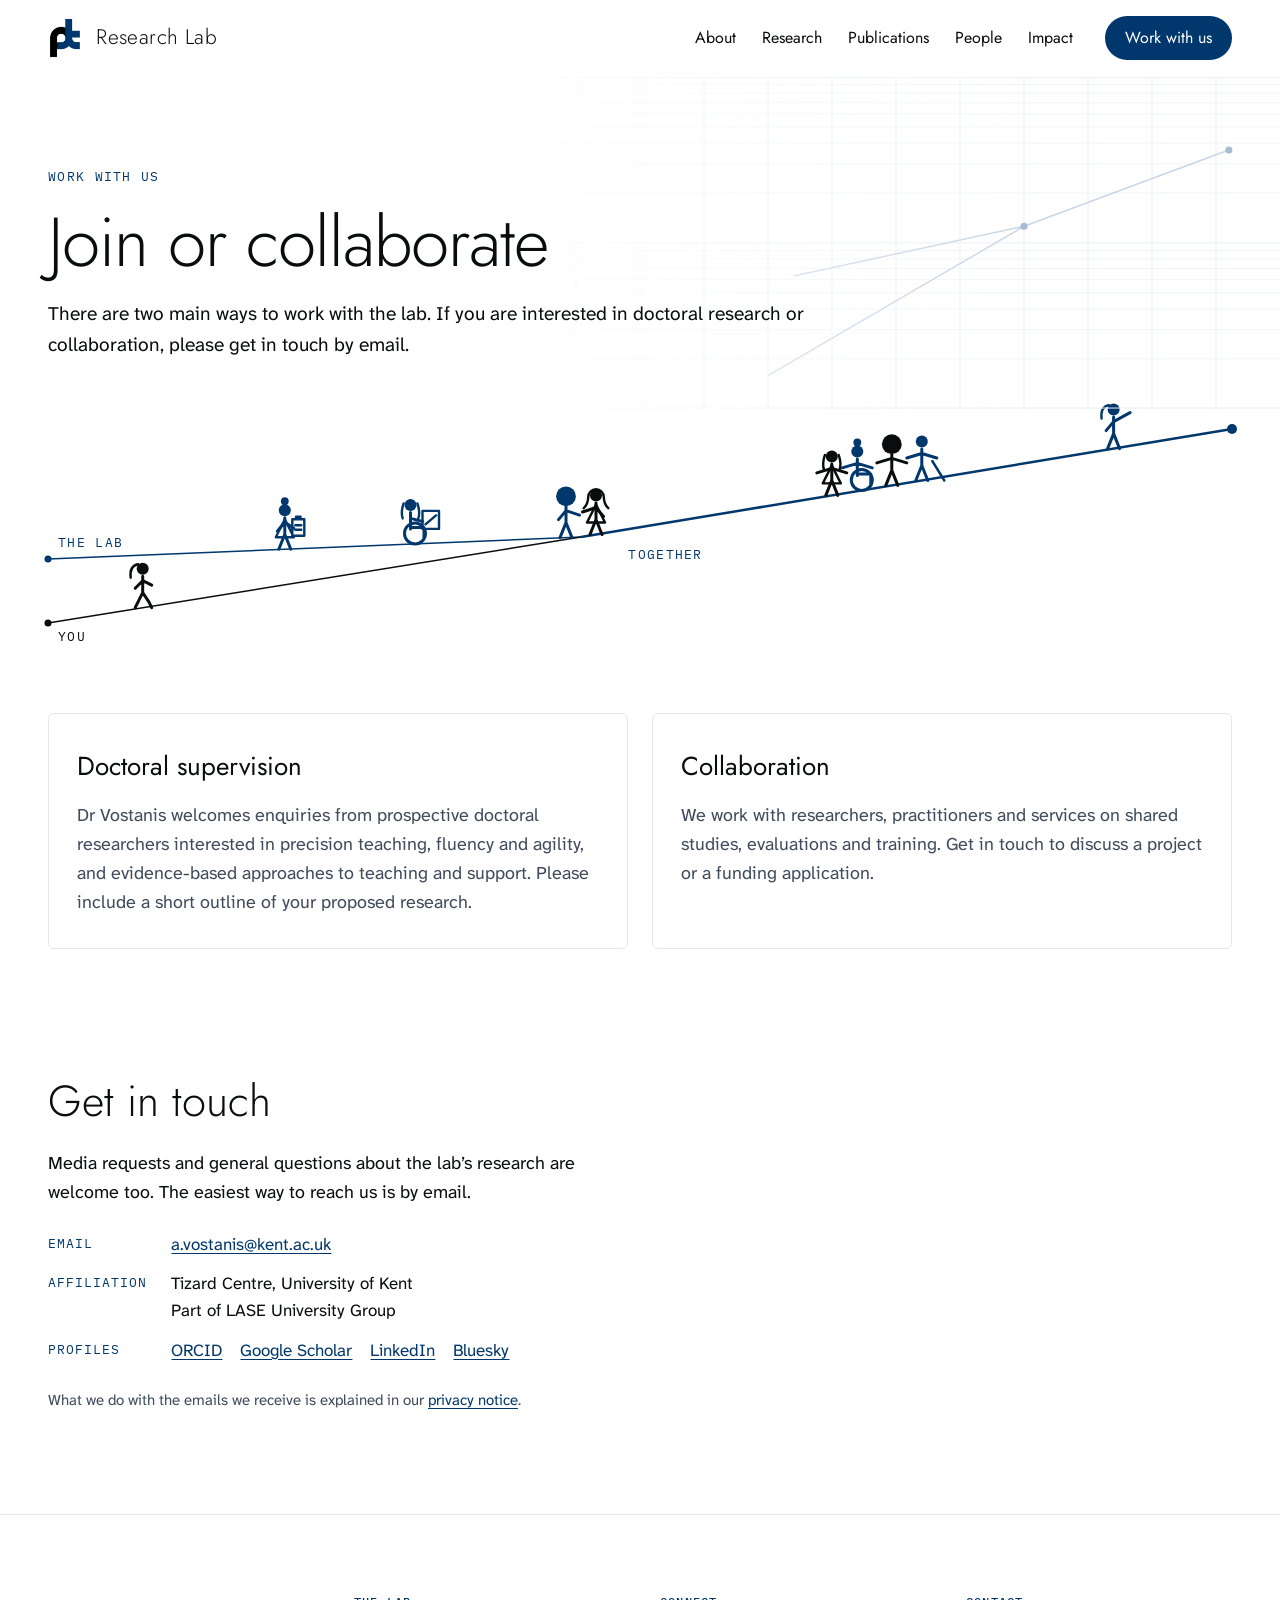
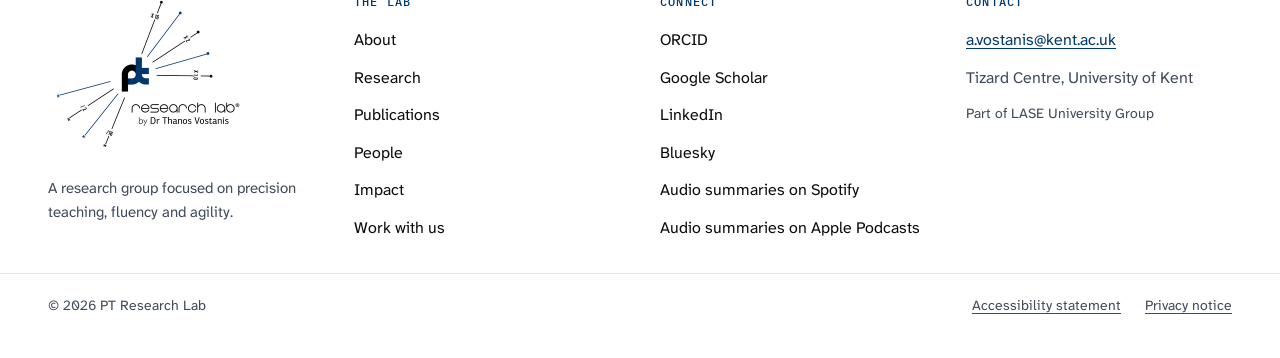
<file: work-with-us.html>
<!DOCTYPE html>
<html lang="en-GB">
<head>
<meta charset="utf-8">
<meta name="viewport" content="width=device-width, initial-scale=1">
<title>Work with us · PT Research Lab</title>
<meta name="description" content="Doctoral supervision, collaboration and contact details for the PT Research Lab.">
<link rel="canonical" href="https://precisionteaching.org.uk/work-with-us.html">
<meta property="og:title" content="Work with us · PT Research Lab">
<meta property="og:description" content="Doctoral supervision, collaboration and contact details for the PT Research Lab.">
<meta property="og:type" content="website">
<link rel="icon" type="image/png" href="assets/favicon.png">
<link rel="stylesheet" href="fonts/fonts.css">
<script>window.__resources = {"https://unpkg.com/react@18.3.1/umd/react.production.min.js":"vendor/react.production.min.js","https://unpkg.com/react-dom@18.3.1/umd/react-dom.production.min.js":"vendor/react-dom.production.min.js"};</script>
<script src="./support.js"></script>
</head>
<body>
<noscript><div style="max-width:40em;margin:48px auto;padding:0 20px;font-family:system-ui,sans-serif;font-size:18px;line-height:1.6"><h1 style="font-size:28px;line-height:1.2;margin:0 0 16px">Work with us · PT Research Lab</h1><p>Doctoral supervision, collaboration and contact details for the PT Research Lab.</p><p>This website uses JavaScript to show its full pages. Please turn JavaScript on in your browser, or email <a href="mailto:a.vostanis@kent.ac.uk">a.vostanis@kent.ac.uk</a>.</p><p><a href="index.html">Home</a> | <a href="research.html">Research</a> | <a href="publications.html">Publications</a> | <a href="impact.html">Impact</a> | <a href="people.html">People</a> | <a href="work-with-us.html">Work with us</a> | <a href="privacy.html">Privacy</a> | <a href="accessibility.html">Accessibility</a></p></div></noscript>
<x-dc>
<helmet>
<style>
html{scroll-behavior:smooth;scroll-padding-top:92px}
body{margin:0;background:#FFFFFF;color:#0B0C0E;font-family:'Atkinson Hyperlegible Next','Atkinson Hyperlegible',system-ui,sans-serif;font-size:18px;line-height:1.6;-webkit-font-smoothing:antialiased}
a{color:#00376D;text-underline-offset:3px}
a:hover{color:#00264D}
:focus-visible{outline:3px solid #00376D;outline-offset:3px;border-radius:2px}
::selection{background:#E3E9F1}
@media (prefers-reduced-motion: reduce){html{scroll-behavior:auto}*,*::before,*::after{transition-duration:0.01ms!important;animation-duration:0.01ms!important}}
</style>
</helmet>
<dc-import name="SiteHeader" active="contact" hint-size="100%,76px"></dc-import>
<main id="main" style="max-width:1280px;margin:0 auto;padding:0 clamp(20px,4vw,48px)">
  <header style="position:relative;isolation:isolate;padding:clamp(48px,7vw,96px) 0 clamp(32px,4vw,48px);display:flex;flex-direction:column;gap:20px">
    <svg aria-hidden="true" viewBox="0 0 100 100" preserveAspectRatio="none" style="position:absolute;z-index:-1;top:0;left:calc(-1 * clamp(20px,4vw,48px));width:calc(100% + 2 * clamp(20px,4vw,48px));height:100%;-webkit-mask-image:linear-gradient(to right,transparent 30%,#000 80%);mask-image:linear-gradient(to right,transparent 30%,#000 80%)"><path d="M0 84.95H100M0 76.14H100M0 69.9H100M0 65.05H100M0 61.09H100M0 57.75H100M0 54.85H100M0 52.29H100M0 34.95H100M0 26.14H100M0 19.9H100M0 15.05H100M0 11.09H100M0 7.75H100M0 4.85H100M0 2.29H100" stroke="#F1F4F8" stroke-width="1" fill="none" vector-effect="non-scaling-stroke"></path><path d="M0 99.8H100M0 50H100M0 0.2H100M5 0V100M10 0V100M15 0V100M20 0V100M25 0V100M30 0V100M35 0V100M40 0V100M45 0V100M50 0V100M55 0V100M60 0V100M65 0V100M70 0V100M75 0V100M80 0V100M85 0V100M90 0V100M95 0V100" stroke="#E9EEF4" stroke-width="1" fill="none" vector-effect="non-scaling-stroke"></path><path d="M60 90L80 45L96 22M62 60L80 45" stroke="#C9D6E6" stroke-width="1.5" fill="none" vector-effect="non-scaling-stroke"></path><path d="M80 45h0.01M96 22h0.01" stroke="#A9BBD2" stroke-width="7" stroke-linecap="round" fill="none" vector-effect="non-scaling-stroke"></path></svg>
    <p style="margin:0;font-family:'IBM Plex Mono',monospace;font-size:13px;letter-spacing:0.1em;text-transform:uppercase;color:#00376D">Work with us</p>
    <h1 style="margin:0;font-family:'Jost',sans-serif;font-weight:300;font-size:clamp(40px,5.4vw,72px);line-height:1.04;letter-spacing:-0.015em">Join or collaborate</h1>
    <p style="margin:0;max-width:40em;font-size:clamp(18px,1.5vw,20px);text-wrap:pretty">There are two main ways to work with the lab. If you are interested in doctoral research or collaboration, please get in touch by email.</p>
  </header>
  <dc-import name="JoinVisual" hint-size="100%,240px"></dc-import>

  <section aria-label="Ways to work with us" style="padding-top:clamp(40px,5vw,72px);display:grid;grid-template-columns:repeat(auto-fit,minmax(min(100%,300px),1fr));gap:24px">
    <article style="display:flex;flex-direction:column;gap:14px;padding:32px 28px;border:1px solid #E3E9F1;border-radius:6px">
      <h2 style="margin:0;font-family:'Jost',sans-serif;font-weight:400;font-size:26px">Doctoral supervision</h2>
      <p style="margin:0;color:#3F4A5A;flex:1">Dr Vostanis welcomes enquiries from prospective doctoral researchers interested in precision teaching, fluency and agility, and evidence-based approaches to teaching and support. Please include a short outline of your proposed research.</p>
    </article>
    <article style="display:flex;flex-direction:column;gap:14px;padding:32px 28px;border:1px solid #E3E9F1;border-radius:6px">
      <h2 style="margin:0;font-family:'Jost',sans-serif;font-weight:400;font-size:26px">Collaboration</h2>
      <p style="margin:0;color:#3F4A5A;flex:1">We work with researchers, practitioners and services on shared studies, evaluations and training. Get in touch to discuss a project or a funding application.</p>
    </article>
  </section>

  <section id="message" aria-labelledby="contact-title" style="padding-top:clamp(80px,10vw,140px);max-width:44em;display:flex;flex-direction:column;gap:24px">
    <h2 id="contact-title" style="margin:0;font-family:'Jost',sans-serif;font-weight:300;font-size:clamp(30px,3.4vw,44px);line-height:1.1">Get in touch</h2>
    <p style="margin:0;max-width:30em;text-wrap:pretty">Media requests and general questions about the lab’s research are welcome too. The easiest way to reach us is by email.</p>
    <dl style="margin:0;display:grid;grid-template-columns:auto 1fr;gap:12px 24px;font-size:17px">
      <dt style="font-family:'IBM Plex Mono',monospace;font-size:13px;letter-spacing:0.08em;text-transform:uppercase;color:#00376D;padding-top:3px">Email</dt><dd style="margin:0"><a href="mailto:a.vostanis@kent.ac.uk" style="display:inline-flex;align-items:center;min-height:24px">a.vostanis@kent.ac.uk</a></dd>
      <dt style="font-family:'IBM Plex Mono',monospace;font-size:13px;letter-spacing:0.08em;text-transform:uppercase;color:#00376D;padding-top:3px">Affiliation</dt><dd style="margin:0">Tizard Centre, University of Kent<br>Part of LASE University Group</dd>      
<dt style="font-family:'IBM Plex Mono',monospace;font-size:13px;letter-spacing:0.08em;text-transform:uppercase;color:#00376D;padding-top:3px">Profiles</dt><dd style="margin:0;display:flex;flex-wrap:wrap;gap:6px 18px"><a href="https://orcid.org/0000-0002-3065-4545">ORCID</a><a href="https://scholar.google.com/citations?hl=en&amp;user=RLZUTDUAAAAJ">Google Scholar</a><a href="https://www.linkedin.com/in/vostanis/">LinkedIn</a><a href="https://bsky.app/profile/thanosgr.bsky.social">Bluesky</a></dd>
    </dl>
    <p style="margin:0;font-size:15px;color:#3F4A5A">What we do with the emails we receive is explained in our <a href="privacy.html">privacy notice</a>.</p>
  </section>
</main>
<dc-import name="SiteFooter" hint-size="100%,420px"></dc-import>
</x-dc>
<script type="text/x-dc" data-dc-script></script>
</body>
</html>
</file>
<file: fonts/fonts.css>
/* Fonts are served from this folder. Jost, Atkinson Hyperlegible Next and IBM Plex Mono are open fonts (SIL Open Font License 1.1). */
@font-face {
  font-family: 'Jost';
  font-style: normal;
  font-display: swap;
  font-weight: 300;
  src: url(jost-latin-ext-300-normal.woff2) format('woff2');
  unicode-range: U+0100-02BA,U+02BD-02C5,U+02C7-02CC,U+02CE-02D7,U+02DD-02FF,U+0304,U+0308,U+0329,U+1D00-1DBF,U+1E00-1E9F,U+1EF2-1EFF,U+2020,U+20A0-20AB,U+20AD-20C0,U+2113,U+2C60-2C7F,U+A720-A7FF;
}
@font-face {
  font-family: 'Jost';
  font-style: normal;
  font-display: swap;
  font-weight: 300;
  src: url(jost-latin-300-normal.woff2) format('woff2');
  unicode-range: U+0000-00FF,U+0131,U+0152-0153,U+02BB-02BC,U+02C6,U+02DA,U+02DC,U+0304,U+0308,U+0329,U+2000-206F,U+20AC,U+2122,U+2191,U+2193,U+2212,U+2215,U+FEFF,U+FFFD;
}
@font-face {
  font-family: 'Jost';
  font-style: normal;
  font-display: swap;
  font-weight: 400;
  src: url(jost-latin-ext-400-normal.woff2) format('woff2');
  unicode-range: U+0100-02BA,U+02BD-02C5,U+02C7-02CC,U+02CE-02D7,U+02DD-02FF,U+0304,U+0308,U+0329,U+1D00-1DBF,U+1E00-1E9F,U+1EF2-1EFF,U+2020,U+20A0-20AB,U+20AD-20C0,U+2113,U+2C60-2C7F,U+A720-A7FF;
}
@font-face {
  font-family: 'Jost';
  font-style: normal;
  font-display: swap;
  font-weight: 400;
  src: url(jost-latin-400-normal.woff2) format('woff2');
  unicode-range: U+0000-00FF,U+0131,U+0152-0153,U+02BB-02BC,U+02C6,U+02DA,U+02DC,U+0304,U+0308,U+0329,U+2000-206F,U+20AC,U+2122,U+2191,U+2193,U+2212,U+2215,U+FEFF,U+FFFD;
}
@font-face {
  font-family: 'Jost';
  font-style: normal;
  font-display: swap;
  font-weight: 500;
  src: url(jost-latin-ext-500-normal.woff2) format('woff2');
  unicode-range: U+0100-02BA,U+02BD-02C5,U+02C7-02CC,U+02CE-02D7,U+02DD-02FF,U+0304,U+0308,U+0329,U+1D00-1DBF,U+1E00-1E9F,U+1EF2-1EFF,U+2020,U+20A0-20AB,U+20AD-20C0,U+2113,U+2C60-2C7F,U+A720-A7FF;
}
@font-face {
  font-family: 'Jost';
  font-style: normal;
  font-display: swap;
  font-weight: 500;
  src: url(jost-latin-500-normal.woff2) format('woff2');
  unicode-range: U+0000-00FF,U+0131,U+0152-0153,U+02BB-02BC,U+02C6,U+02DA,U+02DC,U+0304,U+0308,U+0329,U+2000-206F,U+20AC,U+2122,U+2191,U+2193,U+2212,U+2215,U+FEFF,U+FFFD;
}
@font-face {
  font-family: 'Atkinson Hyperlegible Next';
  font-style: normal;
  font-display: swap;
  font-weight: 400;
  src: url(atkinson-hyperlegible-next-latin-ext-400-normal.woff2) format('woff2');
  unicode-range: U+0100-02BA,U+02BD-02C5,U+02C7-02CC,U+02CE-02D7,U+02DD-02FF,U+0304,U+0308,U+0329,U+1D00-1DBF,U+1E00-1E9F,U+1EF2-1EFF,U+2020,U+20A0-20AB,U+20AD-20C0,U+2113,U+2C60-2C7F,U+A720-A7FF;
}
@font-face {
  font-family: 'Atkinson Hyperlegible Next';
  font-style: normal;
  font-display: swap;
  font-weight: 400;
  src: url(atkinson-hyperlegible-next-latin-400-normal.woff2) format('woff2');
  unicode-range: U+0000-00FF,U+0131,U+0152-0153,U+02BB-02BC,U+02C6,U+02DA,U+02DC,U+0304,U+0308,U+0329,U+2000-206F,U+20AC,U+2122,U+2191,U+2193,U+2212,U+2215,U+FEFF,U+FFFD;
}
@font-face {
  font-family: 'Atkinson Hyperlegible Next';
  font-style: normal;
  font-display: swap;
  font-weight: 600;
  src: url(atkinson-hyperlegible-next-latin-ext-600-normal.woff2) format('woff2');
  unicode-range: U+0100-02BA,U+02BD-02C5,U+02C7-02CC,U+02CE-02D7,U+02DD-02FF,U+0304,U+0308,U+0329,U+1D00-1DBF,U+1E00-1E9F,U+1EF2-1EFF,U+2020,U+20A0-20AB,U+20AD-20C0,U+2113,U+2C60-2C7F,U+A720-A7FF;
}
@font-face {
  font-family: 'Atkinson Hyperlegible Next';
  font-style: normal;
  font-display: swap;
  font-weight: 600;
  src: url(atkinson-hyperlegible-next-latin-600-normal.woff2) format('woff2');
  unicode-range: U+0000-00FF,U+0131,U+0152-0153,U+02BB-02BC,U+02C6,U+02DA,U+02DC,U+0304,U+0308,U+0329,U+2000-206F,U+20AC,U+2122,U+2191,U+2193,U+2212,U+2215,U+FEFF,U+FFFD;
}
@font-face {
  font-family: 'Atkinson Hyperlegible Next';
  font-style: italic;
  font-display: swap;
  font-weight: 400;
  src: url(atkinson-hyperlegible-next-latin-ext-400-italic.woff2) format('woff2');
  unicode-range: U+0100-02BA,U+02BD-02C5,U+02C7-02CC,U+02CE-02D7,U+02DD-02FF,U+0304,U+0308,U+0329,U+1D00-1DBF,U+1E00-1E9F,U+1EF2-1EFF,U+2020,U+20A0-20AB,U+20AD-20C0,U+2113,U+2C60-2C7F,U+A720-A7FF;
}
@font-face {
  font-family: 'Atkinson Hyperlegible Next';
  font-style: italic;
  font-display: swap;
  font-weight: 400;
  src: url(atkinson-hyperlegible-next-latin-400-italic.woff2) format('woff2');
  unicode-range: U+0000-00FF,U+0131,U+0152-0153,U+02BB-02BC,U+02C6,U+02DA,U+02DC,U+0304,U+0308,U+0329,U+2000-206F,U+20AC,U+2122,U+2191,U+2193,U+2212,U+2215,U+FEFF,U+FFFD;
}
@font-face {
  font-family: 'IBM Plex Mono';
  font-style: normal;
  font-display: swap;
  font-weight: 400;
  src: url(ibm-plex-mono-latin-ext-400-normal.woff2) format('woff2');
  unicode-range: U+0100-02BA,U+02BD-02C5,U+02C7-02CC,U+02CE-02D7,U+02DD-02FF,U+0304,U+0308,U+0329,U+1D00-1DBF,U+1E00-1E9F,U+1EF2-1EFF,U+2020,U+20A0-20AB,U+20AD-20C0,U+2113,U+2C60-2C7F,U+A720-A7FF;
}
@font-face {
  font-family: 'IBM Plex Mono';
  font-style: normal;
  font-display: swap;
  font-weight: 400;
  src: url(ibm-plex-mono-latin-400-normal.woff2) format('woff2');
  unicode-range: U+0000-00FF,U+0131,U+0152-0153,U+02BB-02BC,U+02C6,U+02DA,U+02DC,U+0304,U+0308,U+0329,U+2000-206F,U+20AC,U+2122,U+2191,U+2193,U+2212,U+2215,U+FEFF,U+FFFD;
}
@font-face {
  font-family: 'IBM Plex Mono';
  font-style: normal;
  font-display: swap;
  font-weight: 500;
  src: url(ibm-plex-mono-latin-ext-500-normal.woff2) format('woff2');
  unicode-range: U+0100-02BA,U+02BD-02C5,U+02C7-02CC,U+02CE-02D7,U+02DD-02FF,U+0304,U+0308,U+0329,U+1D00-1DBF,U+1E00-1E9F,U+1EF2-1EFF,U+2020,U+20A0-20AB,U+20AD-20C0,U+2113,U+2C60-2C7F,U+A720-A7FF;
}
@font-face {
  font-family: 'IBM Plex Mono';
  font-style: normal;
  font-display: swap;
  font-weight: 500;
  src: url(ibm-plex-mono-latin-500-normal.woff2) format('woff2');
  unicode-range: U+0000-00FF,U+0131,U+0152-0153,U+02BB-02BC,U+02C6,U+02DA,U+02DC,U+0304,U+0308,U+0329,U+2000-206F,U+20AC,U+2122,U+2191,U+2193,U+2212,U+2215,U+FEFF,U+FFFD;
}
</file>
